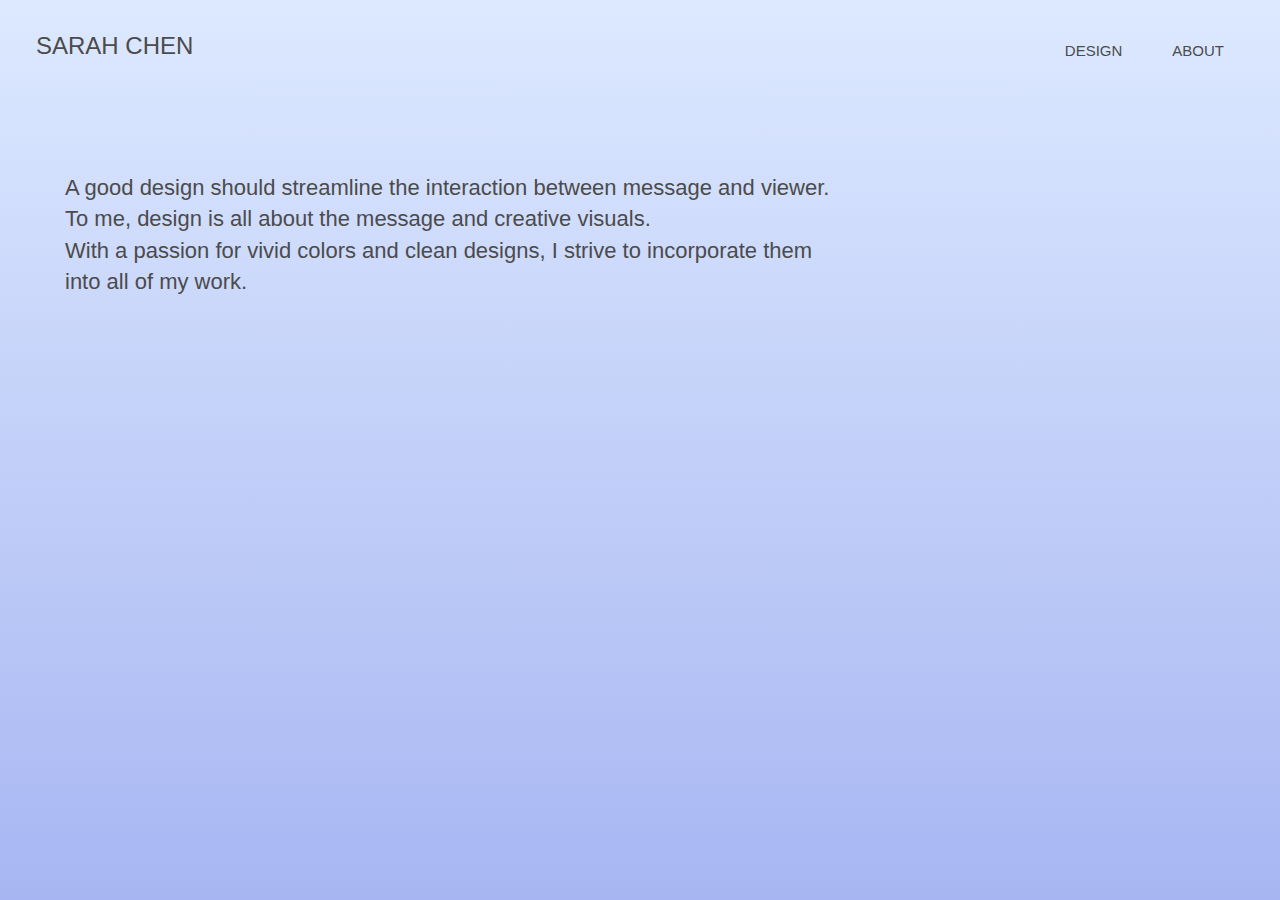
<file: about.html>
<!DOCTYPE html>
<html lang="en">
<head>
  <title>Sarah Chen's Portfolio</title>
  <meta charset="utf-8">
  <meta name="viewport" content="width=device-width, initial-scale=1">
  <script src="https://ajax.googleapis.com/ajax/libs/jquery/3.2.1/jquery.min.js"></script>
  <link rel="stylesheet" href="https://maxcdn.bootstrapcdn.com/bootstrap/3.3.7/css/bootstrap.min.css">
  <script src="https://maxcdn.bootstrapcdn.com/bootstrap/3.3.7/js/bootstrap.min.js"></script>
  <link rel="stylesheet" type="text/css" href="style.css">
  <script src="main.js" type="text/javascript"></script>
</head>
 
<body class = "port-projects-bg">

	<!-- NavBar -->
	<div class="navbar navbar-expand-lg bg-transparent">
  		<div class="container-fluid">
    		<div class="navbar-header">
      			<a class="navbar-brand" href="index.html">SARAH CHEN</a>
    		</div>
    		<ul class="nav navbar-nav navbar-right" id = "custom">
      			<li><a href="landing.html" class = "nav-link"> DESIGN </a></li>
      			<li><a href="#" class = "nav-link"> <span> ABOUT </span></a></li>
    		</ul>
  		</div>
	</div>
	<!-- Homepage Intro -->
  <div class = "about-container">
    <div class="col-sm-8 about-text"> 
      <p> A good design should streamline the interaction between message and viewer. To me, design is all about the message and creative visuals.
        <br>
      With a passion for vivid colors and clean designs, I strive to incorporate them into all of my work. 
      </p>
    </div>
      <div class="col-sm-4 spacer"></div>
</body>
</file>
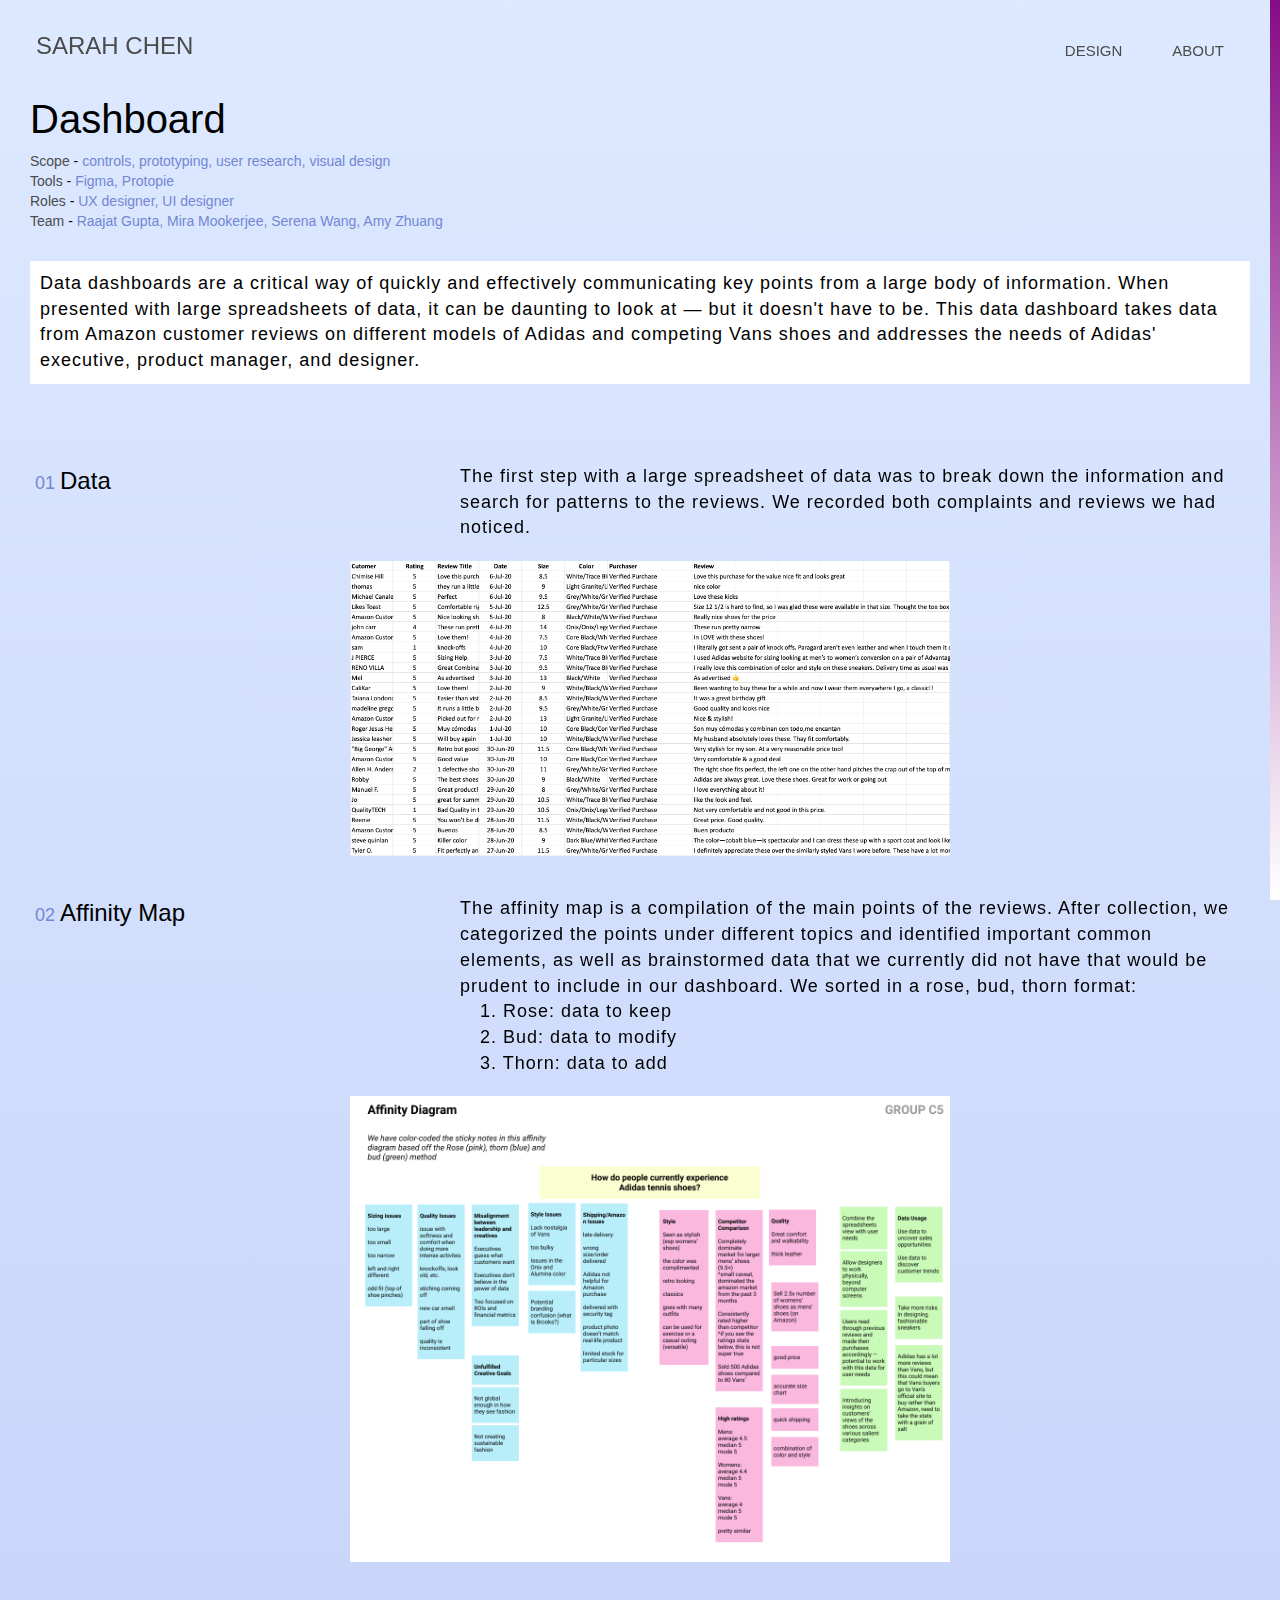
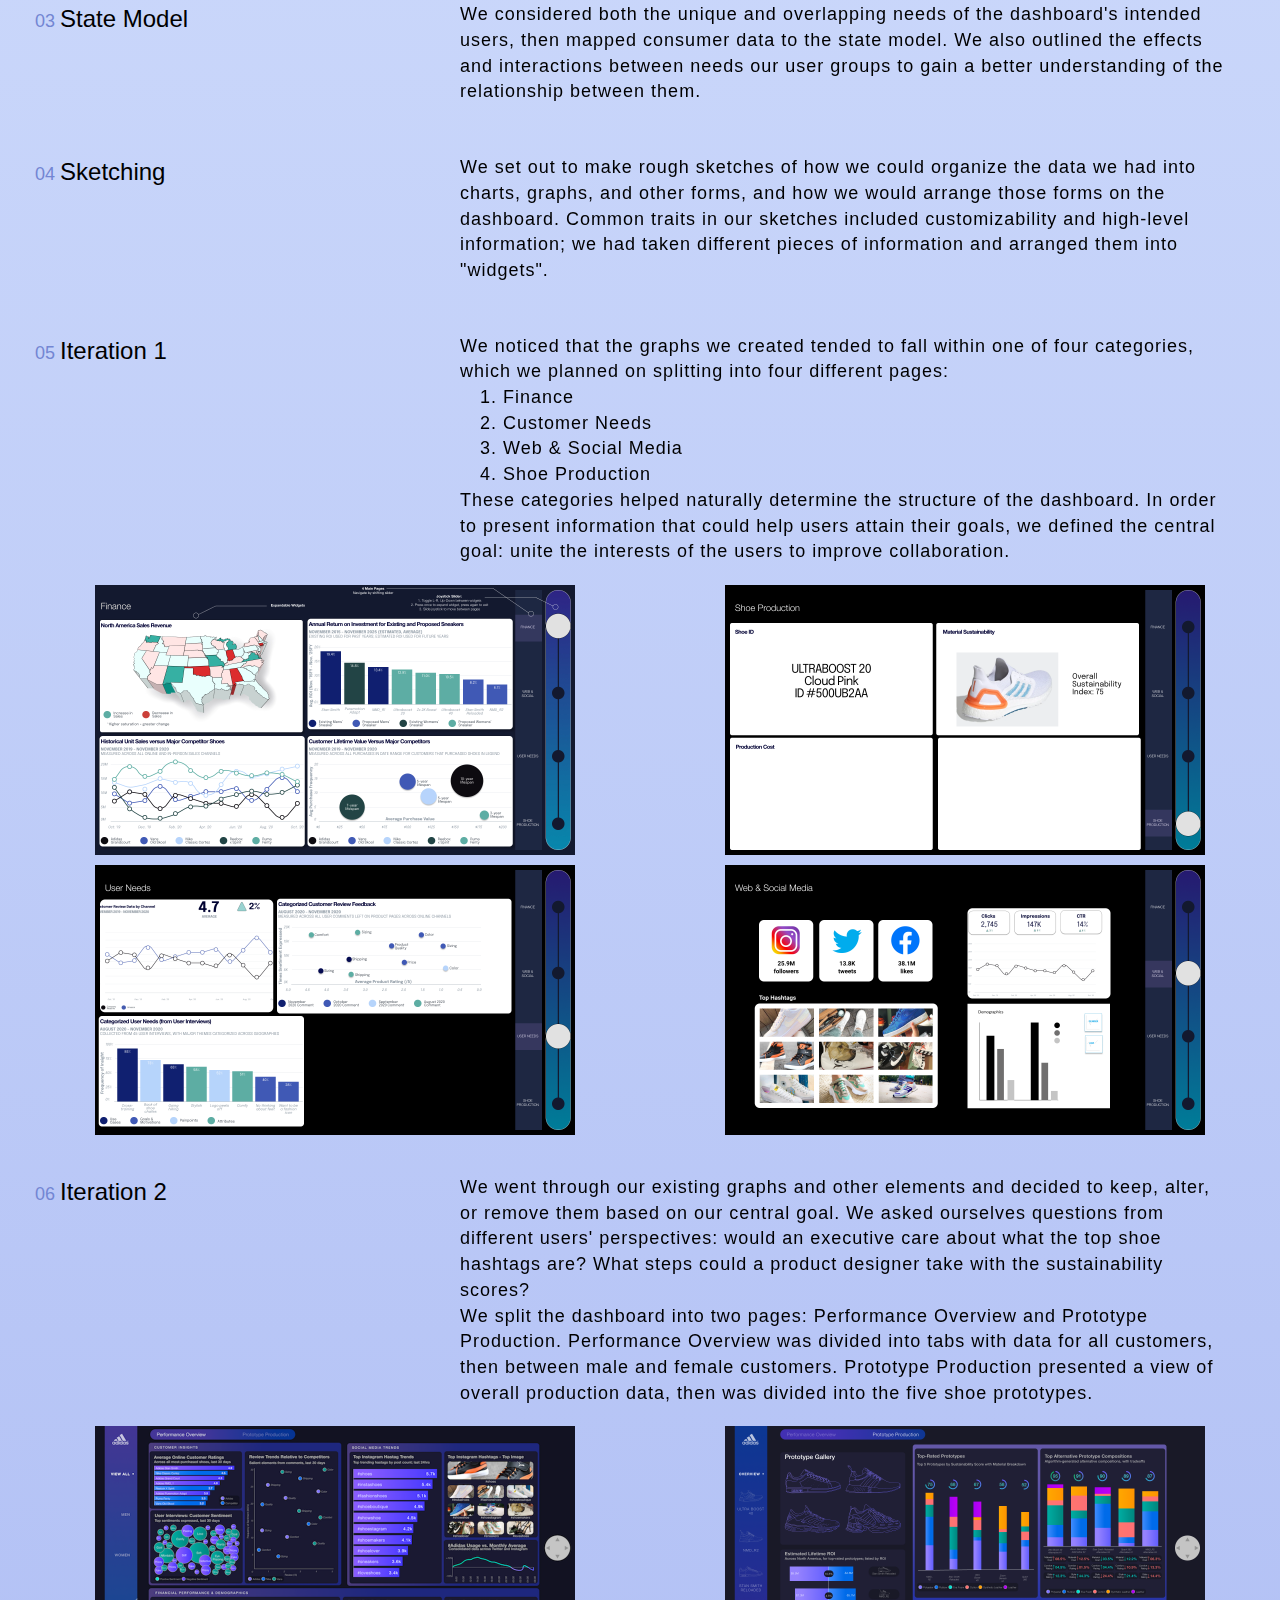
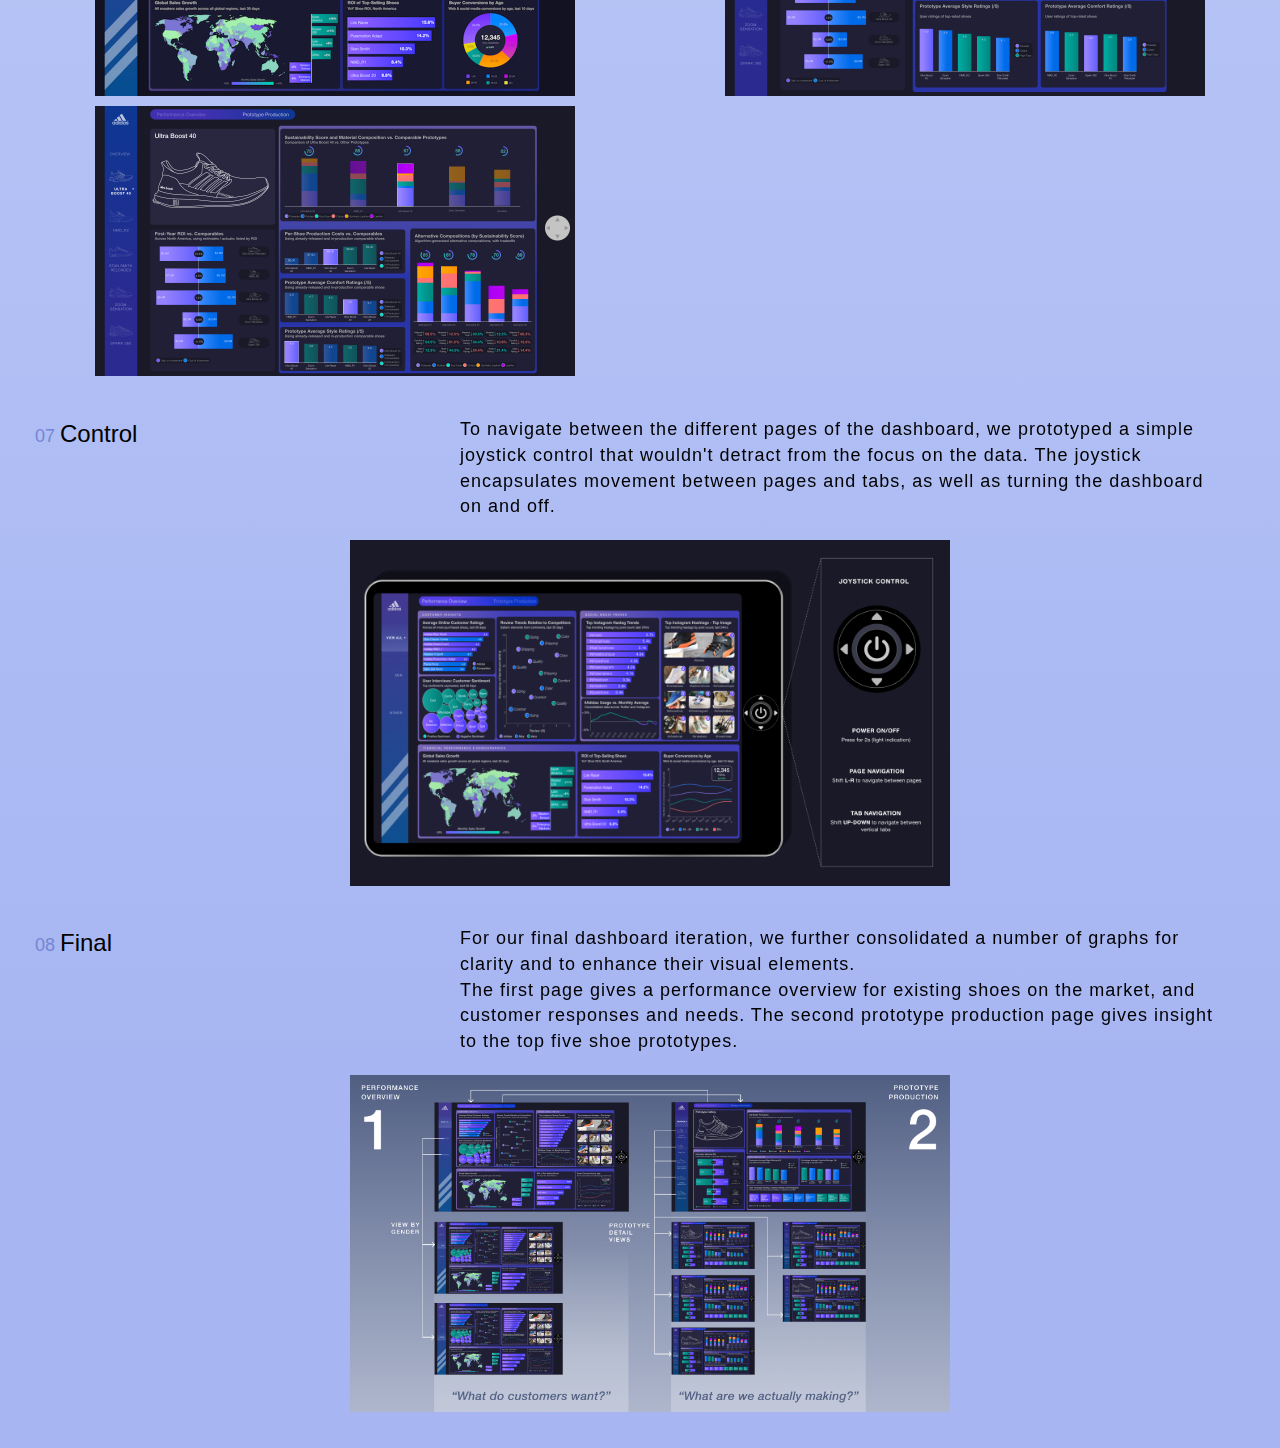
<file: dashboard.html>
<!DOCTYPE html>
<html lang="en">
<head>
  <title>Sarah Chen's Portfolio</title>
  <meta charset="utf-8">
  <meta name="viewport" content="width=device-width, initial-scale=1">
  <script src="https://ajax.googleapis.com/ajax/libs/jquery/3.2.1/jquery.min.js"></script>
  <link rel="stylesheet" href="https://maxcdn.bootstrapcdn.com/bootstrap/3.3.7/css/bootstrap.min.css">
  <script src="https://maxcdn.bootstrapcdn.com/bootstrap/3.3.7/js/bootstrap.min.js"></script>
  <link rel="stylesheet" type="text/css" href="style.css">
  
</head>

<body class = "port-projects-bg">
	<!-- Progress Scroll Bar -->
	<div id = "progressbar"> </div>
	<div id = "scrollPath"> </div>
	<!-- NavBar -->
	<div class="navbar navbar-expand-lg bg-transparent">
  		<div class="container-fluid">
    		<div class="navbar-header">
      			<a class="navbar-brand" href="index.html">SARAH CHEN</a>
    		</div>
    		<ul class="nav navbar-nav navbar-right" id = "custom">
      			<li><a href="landing.html" class = "nav-link"> DESIGN </a></li>
      			<li><a href="about.html" class = "nav-link"> <span> ABOUT </span></a></li>
    		</ul>
  		</div>
	</div>
	<!-- Project Page -->
	<div class = "project-heading transition">
		<!-- Project Overview -->
		<h1> Dashboard </h1>
		<p> 
			<span class = "descriptor"> Scope </span> - <span class = "details"> controls, prototyping, user research, visual design </span> 
				<br>
			<span class = "descriptor"> Tools </span> - <span class = "details"> Figma, Protopie </span>
				<br> 
			<span class = "descriptor"> Roles </span> - <span class = "details"> UX designer, UI designer </span>
				<br>
			<span class = "descriptor"> Team </span> - <span class = "details"> Raajat Gupta, Mira Mookerjee, Serena Wang, Amy Zhuang </span>
		</p>
		<p class = "project-description"> Data dashboards are a critical way of quickly and effectively communicating key points from a large body of information. When presented with large spreadsheets of data, it can be daunting to look at — but it doesn't have to be. This data dashboard takes data from Amazon customer reviews on different models of Adidas and competing Vans shoes and addresses the needs of Adidas' executive, product manager, and designer. </p>
	</div>
	<div class = "project-steps transition">
		<!-- Step 1 -->
		<div class = "container-sm col-sm-4 step-num"> <span class = "numbering">01 </span> Data
		</div>
		<div class = "container-sm col-sm-8 desc"> The first step with a large spreadsheet of data was to break down the information and search for patterns to the reviews. We recorded both complaints and reviews we had noticed.
		</div>
		<div> 
			<img src = "assets/data-dashboard/spreadsheet.png" alt = "Data Spreadsheet Image" class = "project1-step1-image1"> 
		</div>
		<!-- Step 2 -->
		<div class = "container-sm col-sm-4 step-num "> <span class = "numbering">02 </span> Affinity Map
		</div>
		<div class = "container-sm col-sm-8 desc"> The affinity map is a compilation of the main points of the reviews. After collection, we categorized the points under different topics and identified important common elements, as well as brainstormed data that we currently did not have that would be prudent to include in our dashboard. We sorted in a rose, bud, thorn format: 
			<br>
			<span class = "bullet-list"> 1. Rose: data to keep </span> <br>
			<span class = "bullet-list"> 2. Bud: data to modify </span> <br>
			<span class = "bullet-list"> 3. Thorn: data to add </span>
		</div>
		<div> 
			<img src = "assets/data-dashboard/affinity-diagram.png" alt = "Data Spreadsheet Image" class = "project1-step2-image1"> 
		</div>
		<!-- Step 3 -->
		<div class = "container-sm col-sm-4 step-num"> <span class = "numbering">03 </span> State Model
		</div>
		<div class = "container-sm col-sm-8 desc"> We considered both the unique and overlapping needs of the dashboard's intended users, then mapped consumer data to the state model. We also outlined the effects and interactions between needs our user groups to gain a better understanding of the relationship between them.
		</div>
		<!-- Step 4 -->
		<div class = "container-sm col-sm-4 step-num"> <span class = "numbering">04 </span> Sketching
		</div>
		<div class = "container-sm col-sm-8 desc"> We set out to make rough sketches of how we could organize the data we had into charts, graphs, and other forms, and how we would arrange those forms on the dashboard. Common traits in our sketches included customizability and high-level information; we had taken different pieces of information and arranged them into "widgets".
		</div>
		<!-- Step 5 -->
		<div class = "container-sm col-sm-4 step-num"> <span class = "numbering">05 </span> Iteration 1
		</div>
		<div class = "container-sm col-sm-8 desc"> We noticed that the graphs we created tended to fall within one of four categories, which we planned on splitting into four different pages: <br>
			<span class = "bullet-list"> 1. Finance </span> <br>
			<span class = "bullet-list"> 2. Customer Needs </span> <br> 
			<span class = "bullet-list"> 3. Web & Social Media </span> <br>
			<span class = "bullet-list"> 4. Shoe Production </span> <br>
		These categories helped naturally determine the structure of the dashboard. In order to present information that could help users attain their goals, we defined the central goal: unite the interests of the users to improve collaboration.
		</div>
		<div> 
			<div class = "container-sm col-sm-6"> <img src = "assets/data-dashboard/production1.jpg" alt = "Iteration 1 Finance Prototype Screen" class = "project1-step5-image1"> 
			</div>
			<div class = "container-sm col-sm-6"> <img src = "assets/data-dashboard/production2.png" alt = "Iteration 1 Production Prototype Screen" class = "project1-step5-image2"> 
			</div>
			<div class = "container-sm col-sm-6"> <img src = "assets/data-dashboard/production3.png" alt = "Iteration 1 Finance User Needs Screen" class = "project1-step5-image3"> 
			</div>
			<div class = "container-sm col-sm-6"> <img src = "assets/data-dashboard/production4.png" alt = "Iteration 1 Production Web & Social Media Screen" class = "project1-step5-image4"> 
			</div>
		</div>
		<!-- Step 6 -->
		<div class = "container-sm col-sm-4 step-num"> <span class = "numbering">06 </span> Iteration 2
		</div>
		<div class = "container-sm col-sm-8 desc"> We went through our existing graphs and other elements and decided to keep, alter, or remove them based on our central goal. We asked ourselves questions from different users' perspectives: would an executive care about what the top shoe hashtags are? What steps could a product designer take with the sustainability scores?
		<br> 
		We split the dashboard into two pages: Performance Overview and Prototype Production. Performance Overview was divided into tabs with data for all customers, then between male and female customers. Prototype Production presented a view of overall production data, then was divided into the five shoe prototypes.
		</div>
		<div> 
			<div class = "container-sm col-sm-6"> <img src = "assets/data-dashboard/final1.png" alt = "Iteration 2 Prototype Screen" class = "project1-step6-image1"> 
			</div>
			<div class = "container-sm col-sm-6"> <img src = "assets/data-dashboard/final2.png" alt = "Iteration 2 Prototype Screen" class = "project1-step6-image2"> 
			</div>
			<div class = "container-sm col-sm-6"> <img src = "assets/data-dashboard/final3.png" alt = "Iteration 2 Prototype Screen" class = "project1-step6-image3"> 
			</div>
			<div class = "container-sm col-sm-12 spacer"> 
			</div>
		</div>
		<!-- Step 7 -->
		<div class = "container-sm col-sm-4 step-num"> <span class = "numbering">07 </span> Control
		</div>
		<div class = "container-sm col-sm-8 desc"> To navigate between the different pages of the dashboard, we prototyped a simple joystick control that wouldn't detract from the focus on the data. The joystick encapsulates movement between pages and tabs, as well as turning the dashboard on and off.
		</div>
		<div> 
			<img src = "assets/data-dashboard/final-control.png" alt = "Iteration 2 Control Screen" class = "project1-step7-image1"> 
			
		</div>
		<!-- Step 8 -->
		<div class = "container-sm col-sm-4 step-num"> <span class = "numbering">08 </span> Final
		</div>
		<div class = "container-sm col-sm-8 desc"> For our final dashboard iteration, we further consolidated a number of graphs for clarity and to enhance their visual elements.
		<br>
		The first page gives a performance overview for existing shoes on the market, and customer responses and needs. The second prototype production page gives insight to the top five shoe prototypes.
		</div>
		<div> 
			<img src = "assets/data-dashboard/final-overview.png" alt = "Final Prototype Overview Screen" class = "project1-step8-image1"> 
		</div>
		<br>
	</div>
	<script src="main.js" type="text/javascript"></script>
</body>
</file>
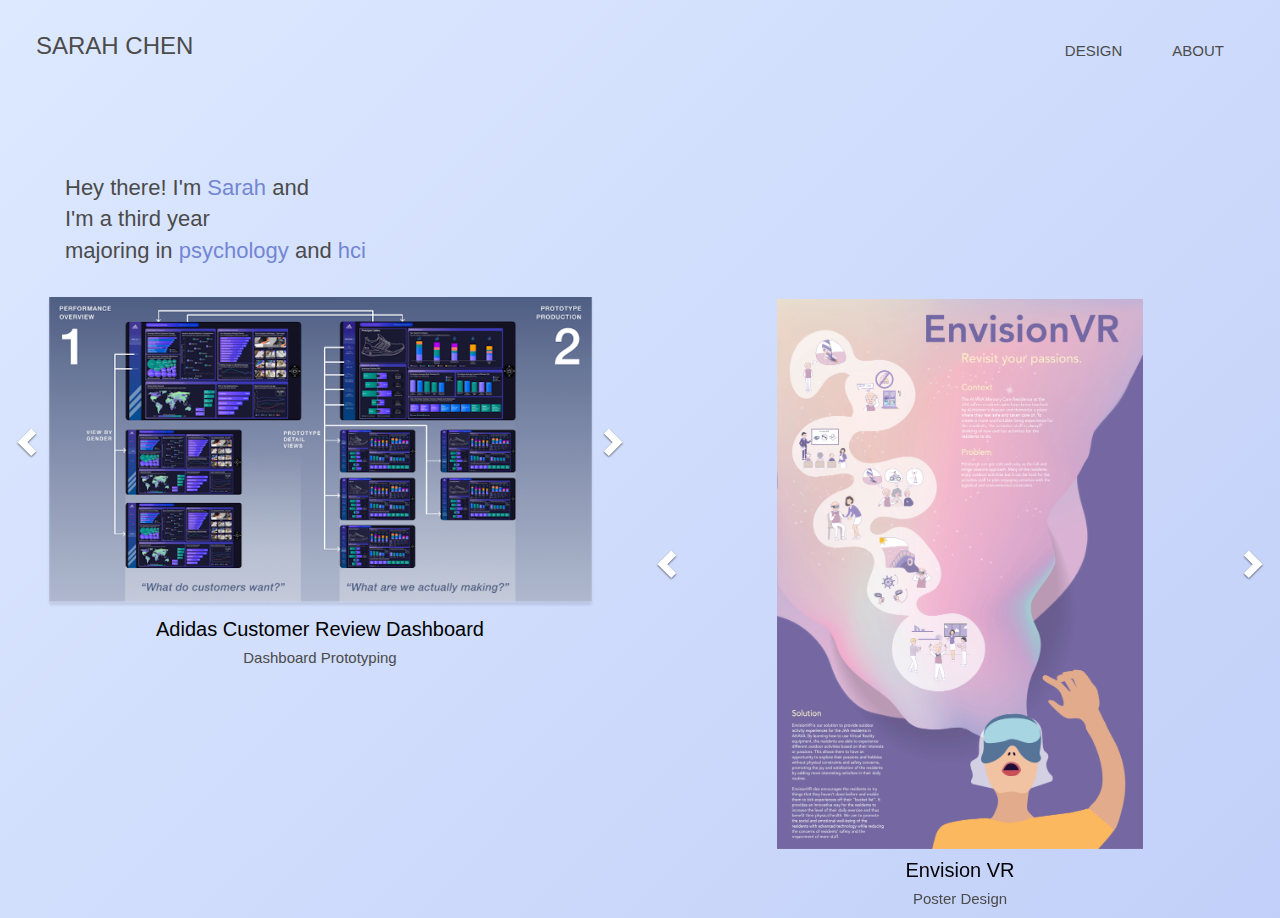
<file: landing.html>
<!DOCTYPE html>
<html lang="en">
<head>
  <title>Sarah Chen's Portfolio</title>
  <meta charset="utf-8">
  <meta name="viewport" content="width=device-width, initial-scale=1">
  <script src="https://ajax.googleapis.com/ajax/libs/jquery/3.2.1/jquery.min.js"></script>
  <link rel="stylesheet" href="https://maxcdn.bootstrapcdn.com/bootstrap/3.3.7/css/bootstrap.min.css">
  <script src="https://maxcdn.bootstrapcdn.com/bootstrap/3.3.7/js/bootstrap.min.js"></script>
  <link rel="stylesheet" type="text/css" href="style.css">
  <script src="main.js" type="text/javascript"></script>
</head>
 
<body class = "main">

	<!-- NavBar -->
	<div class="navbar navbar-expand-lg bg-transparent">
  		<div class="container-fluid">
    		<div class="navbar-header">
      			<a class="navbar-brand" href="index.html">SARAH CHEN</a>
    		</div>
    		<ul class="nav navbar-nav navbar-right" id = "custom">
      			<li><a href="landing.html" class = "nav-link"> DESIGN </a></li>
      			<li><a href="about.html" class = "nav-link"> <span> ABOUT </span></a></li>
    		</ul>
  		</div>
	</div>
	<!-- Homepage Intro -->
	<div class="intro-row transition">
      <div class="col-sm-6 intro-text"> 
      	<p> Hey there! I'm <span> Sarah </span> and <br> I'm a third year <br> majoring in <span> psychology </span> and <span> hci </span> </p>
      </div>
      <div class="col-sm-6 spacer"></div>
    </div>
    <!-- Project Links -->
    <div class = " project1 transition">
    	<div class = "slider container-sm col-sm-6">
    		<div id="Carousel-dashboard" class="carousel slide carousel-fade" data-interval="5000">
    			<a href = "dashboard.html">
        		<div class="carousel-inner">
            		<div class="item active">
                		<img src="assets/homepage/dashboard-map.png">
            		</div>
            		<div class="item">
                		<img src="assets/data-dashboard/final1.png">
            		</div>
            		<div class="item">
                		<img src="assets/data-dashboard/final2.png">
            		</div>
            		<div class="item">
                		<img src="assets/data-dashboard/final3.png">
            		</div>
       			 </div>
       			 <h4 class = "home-subheading"> Adidas Customer Review Dashboard</h4>
    			<h4 class = "home-desc"> Dashboard Prototyping </h4>
       			</a>
        		<a class="left carousel-control" href="#Carousel-dashboard" data-slide="prev">
            		<span class="glyphicon glyphicon-chevron-left"></span>
        		</a>
        		<a class="right carousel-control" href="#Carousel-dashboard" data-slide="next">
            		<span class="glyphicon glyphicon-chevron-right"></span>
        		</a>
    		</div>
    	<!-- --> 
    	</div>
    	<div class = "col-sm-6">
    	</div>
    </div>
    <div class = "project2 transition"> 
    	<div class = "col-sm-6">
    	</div>
    	<div class = "container-sm col-sm-6">
    		<div id="Carousel-poster" class="carousel slide carousel-fade" data-interval="5000">
    			<a href = "poster.html">
        		<div class="carousel-inner">
            		<div class="item active">
                		<img src="assets/homepage/dashboard-vr.jpeg">
            		</div>
            		<div class="item">
                		<img src="assets/poster-design/iteration1.jpg">
            		</div>
            		<div class="item">
                		<img src="assets/poster-design/iteration2.png">
            		</div>
            		<div class="item">
                		<img src="assets/poster-design/iteration3.jpg">
            		</div>
       			 </div>
       			<h4 class = "home-subheading"> Envision VR</h4>
    			<h4 class = "home-desc"> Poster Design </h4>
       			</a>
        		<a class="left carousel-control" href="#Carousel-poster" data-slide="prev">
            		<span class="glyphicon glyphicon-chevron-left"></span>
        		</a>
        		<a class="right carousel-control" href="#Carousel-poster" data-slide="next">
            		<span class="glyphicon glyphicon-chevron-right"></span>
        		</a>
    		</div>
    	</div>
    </div>
</body>
</file>
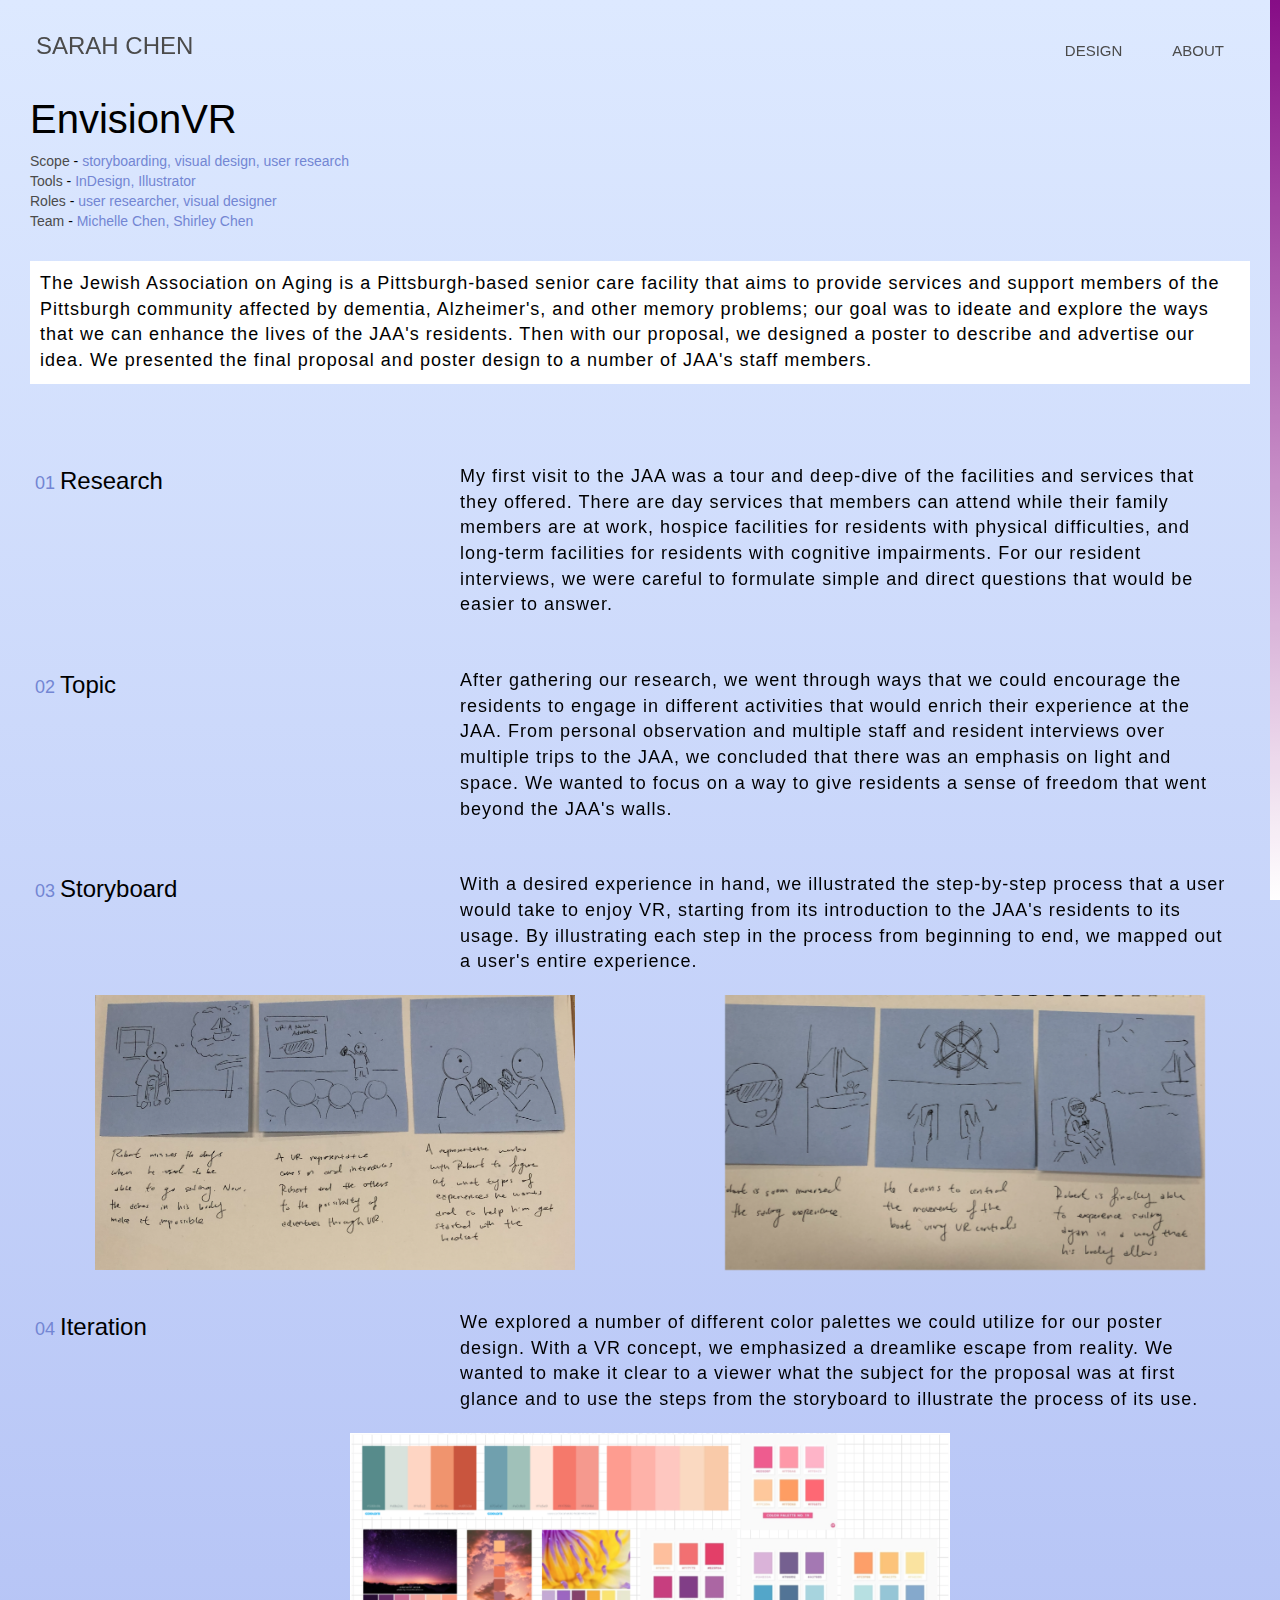
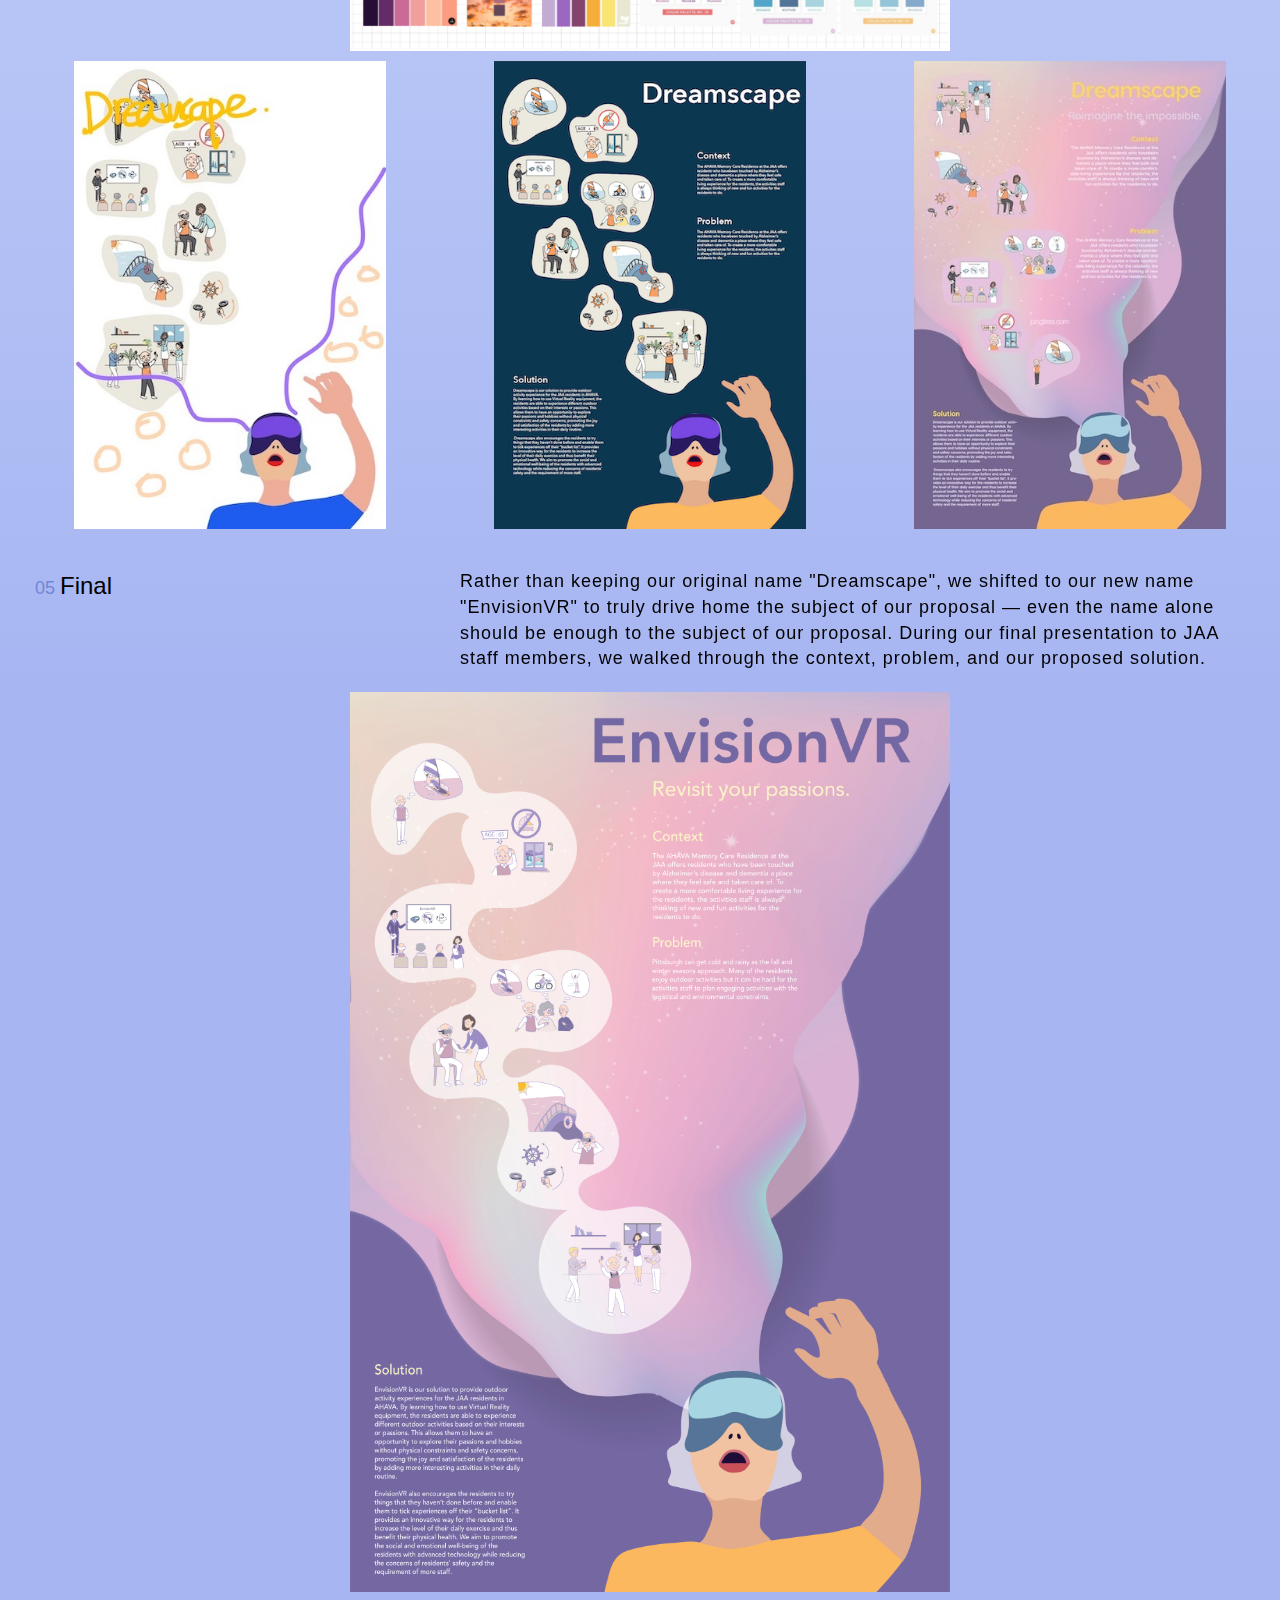
<file: poster.html>
<!DOCTYPE html>
<html lang="en">
<head>
  <title>Sarah Chen's Portfolio</title>
  <meta charset="utf-8">
  <meta name="viewport" content="width=device-width, initial-scale=1">
  <script src="https://ajax.googleapis.com/ajax/libs/jquery/3.2.1/jquery.min.js"></script>
  <link rel="stylesheet" href="https://maxcdn.bootstrapcdn.com/bootstrap/3.3.7/css/bootstrap.min.css">
  <script src="https://maxcdn.bootstrapcdn.com/bootstrap/3.3.7/js/bootstrap.min.js"></script>
  <link rel="stylesheet" type="text/css" href="style.css">
  
</head>

<body class = "port-projects-bg">
	<div id = "progressbar"> </div>
	<div id = "scrollPath"> </div>
	<!-- NavBar -->
	<div class="navbar navbar-expand-lg bg-transparent">
  		<div class="container-fluid">
    		<div class="navbar-header">
      			<a class="navbar-brand" href="index.html">SARAH CHEN</a>
    		</div>
    		<ul class="nav navbar-nav navbar-right" id = "custom">
      			<li><a href="landing.html" class = "nav-link"> DESIGN </a></li>
      			<li><a href="about.html" class = "nav-link"> <span> ABOUT </span></a></li>
    		</ul>
  		</div>
	</div>
	<!-- Project Page -->
	<div class = "project-heading transition">
		<!-- Project Overview -->
		<h1> EnvisionVR </h1>
		<p> 
			<span class = "descriptor"> Scope </span> - <span class = "details"> storyboarding, visual design, user research </span> 
				<br>
			<span class = "descriptor"> Tools </span> - <span class = "details"> InDesign, Illustrator </span>
				<br> 
			<span class = "descriptor"> Roles </span> - <span class = "details"> user researcher, visual designer </span>
				<br>
			<span class = "descriptor"> Team </span> - <span class = "details"> Michelle Chen, Shirley Chen </span>
		</p>
		<p class = "project-description"> The Jewish Association on Aging is a Pittsburgh-based senior care facility that aims to provide services and support members of the Pittsburgh community affected by dementia, Alzheimer's, and other memory problems; our goal was to ideate and explore the ways that we can enhance the lives of the JAA's residents. Then with our proposal, we designed a poster to describe and advertise our idea. We presented the final proposal and poster design to a number of JAA's staff members. </p>
	</div>
	<div class = "project-steps transition">
		<!-- Step 1 -->
		<div class = "container-sm col-sm-4 step-num"> <span class = "numbering">01 </span> Research
		</div>
		<div class = "container-sm col-sm-8 desc"> My first visit to the JAA was a tour and deep-dive of the facilities and services that they offered. There are day services that members can attend while their family members are at work, hospice facilities for residents with physical difficulties, and long-term facilities for residents with cognitive impairments.
		For our resident interviews, we were careful to formulate simple and direct questions that would be easier to answer.
		</div>
		<!-- Step 2 -->
		<div class = "container-sm col-sm-4 step-num"> <span class = "numbering">02 </span> Topic
		</div>
		<div class = "container-sm col-sm-8 desc"> After gathering our research, we went through ways that we could encourage the residents to engage in different activities that would enrich their experience at the JAA.

		From personal observation and multiple staff and resident interviews over multiple trips to the JAA, we concluded that there was an emphasis on light and space. We wanted to focus on a way to give residents a sense of freedom that went beyond the JAA's walls.  
		</div>
		<!-- Step 3 -->
		<div class = "container-sm col-sm-4 step-num"> <span class = "numbering">03 </span> Storyboard
		</div>
		<div class = "container-sm col-sm-8 desc"> With a desired experience in hand, we illustrated the step-by-step process that a user would take to enjoy VR, starting from its introduction to the JAA's residents to its usage. By illustrating each step in the process from beginning to end, we mapped out a user's entire experience.
		</div>
		<div> 
			<div class = "container-sm col-sm-6"> <img src = "assets/poster-design/storyboard1.png" alt = "Iteration 1 Finance Prototype Screen" class = "project1-step5-image1"> 
			</div>
			<div class = "container-sm col-sm-6"> <img src = "assets/poster-design/storyboard2.png" alt = "Iteration 1 Production Prototype Screen" class = "project1-step5-image2"> 
			</div>
		</div>
		<!-- Step 4 -->
		<div class = "container-sm col-sm-4 step-num"> <span class = "numbering">04 </span> Iteration
		</div>
		<div class = "container-sm col-sm-8 desc"> We explored a number of different color palettes we could utilize for our poster design. With a VR concept, we emphasized a dreamlike escape from reality. We wanted to make it clear to a viewer what the subject for the proposal was at first glance and to use the steps from the storyboard to illustrate the process of its use.
		</div>
		<div>
			<img src = "assets/poster-design/color-palette.png" alt = "Color Palette Exploration" class = "project1-step4-image1"> 
		</div>
		<div>
			<div class = "container-sm col-sm-4"> <img src = "assets/poster-design/iteration1.jpg" alt = "Low Fi Iteration 1" class = "project1-step4-image1"> 
			</div>
			<div class = "container-sm col-sm-4"> <img src = "assets/poster-design/iteration2.png" alt = "Mid Fi Iteration 2" class = "project1-step4-image2"> 
			</div>
			<div class = "container-sm col-sm-4"> <img src = "assets/poster-design/iteration3.jpg" alt = "Hi Fi Iteration 3" class = "project1-step4-image3"> 
			</div>
		</div>
		<!-- Step 5 -->
		<div class = "container-sm col-sm-4 step-num" > <span class = "numbering">05 </span> Final
		</div>
		<div class = "container-sm col-sm-8 desc"> Rather than keeping our original name "Dreamscape", we shifted to our new name "EnvisionVR" to truly drive home the subject of our proposal — even the name alone should be enough to the subject of our proposal. During our final presentation to JAA staff members, we walked through the context, problem, and our proposed solution.
		</div>
		<div>
			<img src = "assets/poster-design/final.jpeg" alt = "Final Poster Design" class = "project1-step5-image1"> 
		</div>
		<br>
	</div>
	<script src="main.js" type="text/javascript"></script> 
</body>
</file>
<file: style.css>
*{
	margin: 0;
	padding: 0;
	box-sizing: border-box;
}
/* Remove horizontal scrolling  */
body {
    overflow-x: hidden;
}

/* Page load animation */
@keyframes transitionPage {
	from {
		opacity: 0;
		transform: translateY(-10px);
	}
	to {
		opacity: 1;
		transform: translateY(0);
	}
}

.transition {
	animation: transitionPage 1s;
}

/* Styling for the landing page */
.landing > p {
	font-size: 20px;
	letter-spacing: 2px;
	border: 3px solid #4B4B4B;
	color: #4B4B4B;
	position: absolute;
	display: block;
	top: 50%;
	left: 50%;
	transform: translate(-50%, -50%);
	padding: 20px;
	text-align: center;
	width: 45%;
}

.landing {
	width: 100%;
	height: 100vh;
	color: #fff;
	background: linear-gradient( #DDE9FF, #A7B6F2, #A7B6F2, #DDE9FF, #A7B6F2, #DDE9FF);
	background-size: 500% 500%;
	position: relative;
}

.start {
	font-size: 20px;
	letter-spacing: 2px;
	border: 2px solid #4B4B4B;
	position: absolute;
	opacity: 0;
	top: 75%;
	left: 50%;
	transform: translate(-50%, -50%);
	padding: 10px;
	text-align: center;
	width: auto;
	border-radius: 0px;
	background-color: transparent;
	text-decoration: none;
	color: #4B4B4B;
	animation: transitionIn 2s;
	animation-fill-mode: forwards;
	animation-delay: 20s;
}

@keyframes transitionIn {
	0% {
		opacity: 0;
	}
	100% {
		opacity: 0.7;
		background-color: #4B4B4B;
		color: white;
	}
}

/* Styling for the background */
.main {
	width: 100%;
	height: 100vh;
	color: #fff;
	background: linear-gradient( -45deg, #A7B6F2, #DDE9FF, #A7B6F2, #DDE9FF);
	background-size: 500% 750%;
	position: relative;
	animation: change 15s ease-in-out infinite;
}

@keyframes change {
	0%{
		background-position: 0 50%;
	}
	50%{
		background-position: 100% 50%;
	}
	100%{
		background-position: 0 50%;
	}
}

.port-projects-bg {
	width: 100%;
	height: 100vh;
	color: #fff;
	background: linear-gradient( #DDE9FF, #A7B6F2, #A7B6F2, #DDE9FF, #A7B6F2, #DDE9FF);
	background-size: 500% 500%;
	position: relative;
}

/* Styling for the navbar */

.container-fluid {
	background: none;
	margin-left: 20px;
	margin-right: 20px;
}

.navbar-brand {
	color: #4B4B4B;
	font-size: 24px;
	margin-top: 20px;
}


.nav > li > a:hover, .nav > li > a:focus {
  background-color: transparent;
  text-decoration: none;
  color: #7386D3 !important;
}

.navbar-header > a:hover, .navbar-header > a:focus {
  background-color: transparent;
  text-decoration: none;
  color: #7386D3 !important;
}

.navbar .navbar-nav > .nav-link > a,
.navbar .navbar-nav > .nav-link > a:hover,
.navbar .navbar-nav > .nav-link > a:focus {
    color: yellow;
    background-color: #AA0000;
}

.nav.navbar-nav.navbar-right li a {
    color: #4B4B4B;
}


li {
	margin-right: 20px;
	margin-top: 25px;
	font-size: 15px;
	color: black;
}


/* Styling for the homepage text */
.intro-row .col-sm-6 p {
	font-size: 22px;
	margin-top: 75px;
	margin-left: 50px;
	display: inline-block
	background-color: transparent;
	color: #4B4B4B;
}

.intro-row .col-sm-6 {
	background-color: transparent;
	height: 200px;
}

.intro-text span { 
	color: #7386D3; 
	background-color: transparent;
}

/* Styling for the homepage images */
.project1 .image-container {
	margin-left: auto;
	margin-right: auto;
	width: 110% ;
	max-width: 550px;
	display: block;
	height: auto;
}

.project1 img {
	margin-left: auto;
	margin-right: auto;
	width: 90% ;
	max-width: 550px;
	display: block;
	height: auto;
	position: relative;
}


.home-subheading {
	font-size: 20px;
	color: black;
	text-align: center;
	justify-content: center;
	font-weight: lighter;

}

.project1 a:hover {
	text-decoration: none;
}

.home-desc {
	font-size: 15px;
	color: #4B4B4B;
	text-align: center;
	justify-content: center;
}

.project2 img {
	size: 90%;
	max-height: 550px;
	margin-left: auto;
	margin-right: auto;
	display: block;
	height: auto;
}

.project2 a:hover {
	text-decoration: none;
}

.container-sm {
	display: block;
	text-align: center;
}

.carousel-control.left, .carousel-control.right {
  background: none !important;
  filter:none !important;
  filter: progid: none !important;
  outline: 0;
  opacity: 1;
  margin-top: -15%;
}

.carousel-control.left {
	margin-left: -6%;
}

.carousel-control.right {
	margin-right: -6%;
}

/* Styling for the scrollbar */
::-webkit-scrollbar {
	width: 0;
}

#scrollPath {
	position: fixed;
	top: 0;
	right: 0;
	width: 10px;
	height: 100%;
	background: rgba(255,255,255,0.05);
}

#progressbar {
	position: fixed;
	top: 0;
	right: 0;
	width: 10px;
	height: 100%;
	background: linear-gradient(to top, white, purple);
	animation: animate 10s linear infinite;
}

@keyframes animate {
	0%, 100% {
		filter: hue-rotate(180deg);
	}
	50% {
		filter: hue-rotate(270deg);
	}
}

#progressbar: before {
	content: '';
	position: absolute;
	top: 0;
	left: 0;
	width: 100%;
	height: 100%;
	background: linear-gradient(to top, white, purple);
	filter: blur(10px);
}

#progressbar: after {
	content: '';
	position: absolute;
	top: 0;
	left: 0;
	width: 100%;
	height: 100%;
	background: linear-gradient(to top, white, purple);
	filter: blur(30px);
}


/* Styling for the about */
.about-container .col-sm-8 p {
	font-size: 22px;
	margin-top: 75px;
	margin-left: 50px;
	display: inline-block
	background-color: transparent;
	color: #4B4B4B;
}

.about-container .col-sm-8 {
	background-color: transparent;
	height: 200px;
}

.about-text span { 
	color: #7386D3; 
	background-color: transparent;
}

/* Styling for the project heading and details */
.project-heading {
	margin-left: 30px;
	color: black;
}

.project-heading > h1 {
	font-size: 40px;
}

.descriptor {
	color: #4B4B4B;
}

.details {
	color: #7386D3;
}

.project-description {
	margin-top: 30px;
	background-color: white;
	padding: 10px;
	margin-right: 30px;
	font-size: 18px;
	font-weight: 300;
	letter-spacing: 1px;
}

/* Styling for the project steps */

.project-steps {
	color: black;
	margin-top: 50px;
	margin-left: 20px;
	font-size: 18px;
}

.step-num {
	text-align: left;
	font-size: 24px;
}

.desc {
	text-align: left;
	padding-left: 20px;
	font-weight: 300;
	letter-spacing: 1px;
	padding-right: 50px;
}

.numbering {
	font-size: 18px;
	color: #7386D3;
}

.project-steps > .container-sm {
	margin-top: 30px;
	margin-bottom: 20px;
}

.bullet-list {
	padding-left: 20px;
}

.project-steps img {
	width: 80%;
	max-width: 600px;
	height: auto;
	display: block;
	margin-left: auto;
	margin-right: auto;
	margin-bottom: 10px;
}
</file>
